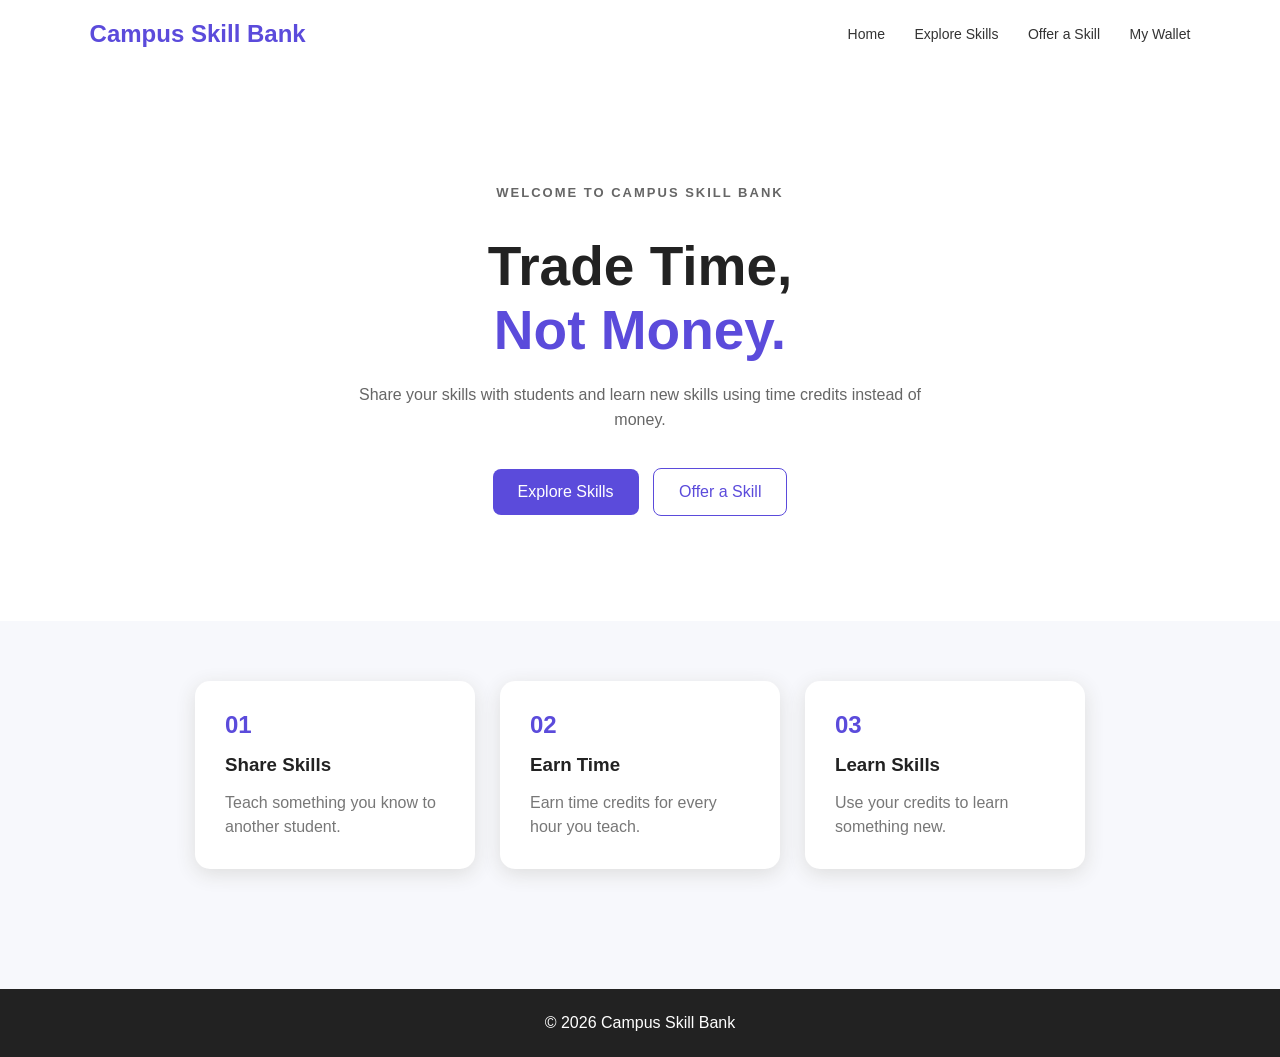
<file: campus skill bank/index.html>
<!DOCTYPE html>
<html>
<head>
    <title>Campus Skill Bank</title>
    <link rel="stylesheet" href="style.css">
</head>

<body>

<header>
    <h2>Campus Skill Bank</h2>

    <nav>
        <a href="index.html">Home</a>
        <a href="explore.html">Explore Skills</a>
        <a href="offer.html">Offer a Skill</a>
        <a href="wallet.html">My Wallet</a>
    </nav>
</header>

<section class="home">

    <p class="small-title">WELCOME TO CAMPUS SKILL BANK</p>

    <h1>
        Trade Time,<br>
        <span>Not Money.</span>
    </h1>

    <p>
        Share your skills with students and learn new skills
        using time credits instead of money.
    </p>

    <div>
        <a href="explore.html" class="button">Explore Skills</a>
        <a href="offer.html" class="button second">Offer a Skill</a>
    </div>

</section>

<section class="cards">

    <div class="card">
        <h2>01</h2>
        <h3>Share Skills</h3>
        <p>Teach something you know to another student.</p>
    </div>

    <div class="card">
        <h2>02</h2>
        <h3>Earn Time</h3>
        <p>Earn time credits for every hour you teach.</p>
    </div>

    <div class="card">
        <h2>03</h2>
        <h3>Learn Skills</h3>
        <p>Use your credits to learn something new.</p>
    </div>

</section>

<footer>
    <p>© 2026 Campus Skill Bank</p>
</footer>

</body>
</html>
</file>
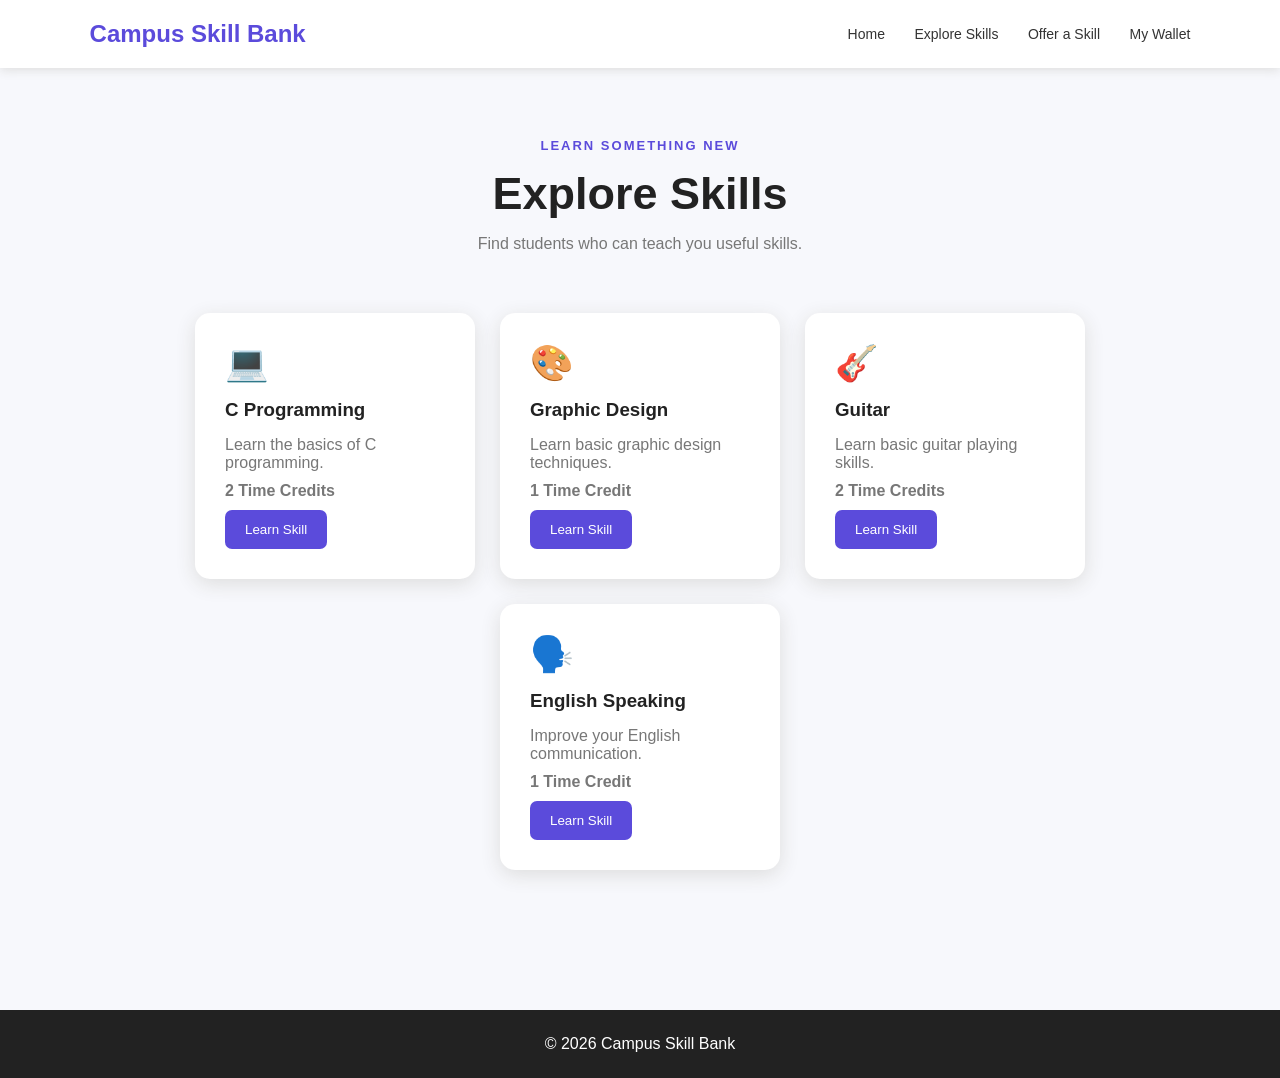
<file: campus skill bank/explore.html>
<!DOCTYPE html>
<html>
<head>
    <title>Explore Skills</title>
    <link rel="stylesheet" href="style.css">
</head>

<body>

<header>
    <h2>Campus Skill Bank</h2>

    <nav>
        <a href="index.html">Home</a>
        <a href="explore.html">Explore Skills</a>
        <a href="offer.html">Offer a Skill</a>
        <a href="wallet.html">My Wallet</a>
    </nav>
</header>

<section class="page-title">

    <p class="small-title">LEARN SOMETHING NEW</p>

    <h1>Explore Skills</h1>

    <p>
        Find students who can teach you useful skills.
    </p>

</section>

<section class="skill-container">

    <div class="skill-card">
        <h2>💻</h2>
        <h3>C Programming</h3>
        <p>Learn the basics of C programming.</p>
        <p><b>2 Time Credits</b></p>
        <button>Learn Skill</button>
    </div>

    <div class="skill-card">
        <h2>🎨</h2>
        <h3>Graphic Design</h3>
        <p>Learn basic graphic design techniques.</p>
        <p><b>1 Time Credit</b></p>
        <button>Learn Skill</button>
    </div>

    <div class="skill-card">
        <h2>🎸</h2>
        <h3>Guitar</h3>
        <p>Learn basic guitar playing skills.</p>
        <p><b>2 Time Credits</b></p>
        <button>Learn Skill</button>
    </div>

    <div class="skill-card">
        <h2>🗣️</h2>
        <h3>English Speaking</h3>
        <p>Improve your English communication.</p>
        <p><b>1 Time Credit</b></p>
        <button>Learn Skill</button>
    </div>

</section>

<footer>
    <p>© 2026 Campus Skill Bank</p>
</footer>

</body>
</html>
</file>
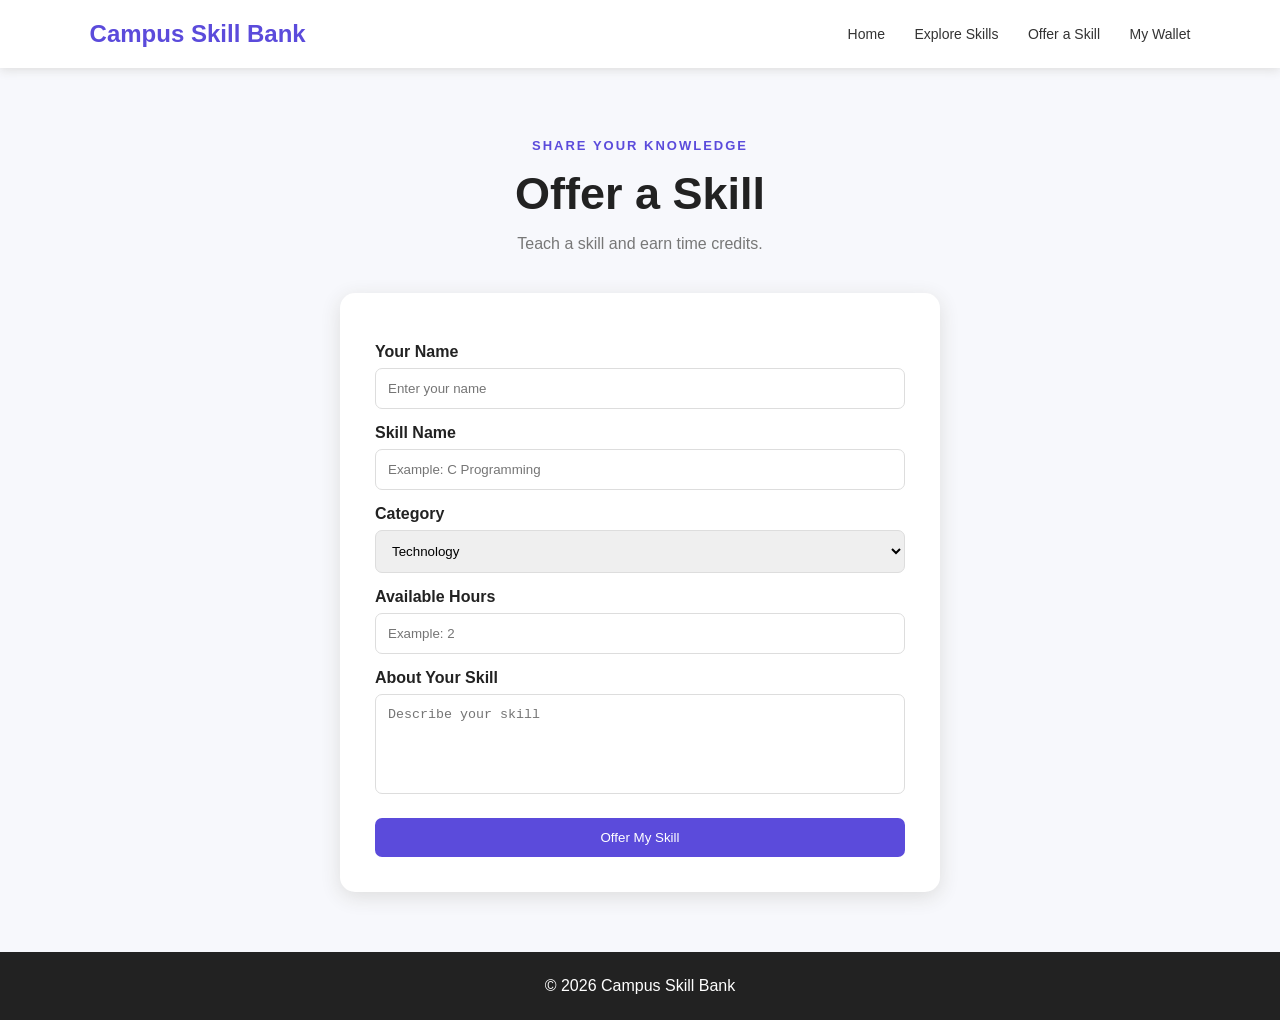
<file: campus skill bank/offer.html>
<!DOCTYPE html>
<html>
<head>
    <title>Offer a Skill</title>
    <link rel="stylesheet" href="style.css">
</head>

<body>

<header>
    <h2>Campus Skill Bank</h2>

    <nav>
        <a href="index.html">Home</a>
        <a href="explore.html">Explore Skills</a>
        <a href="offer.html">Offer a Skill</a>
        <a href="wallet.html">My Wallet</a>
    </nav>
</header>

<section class="page-title">

    <p class="small-title">SHARE YOUR KNOWLEDGE</p>

    <h1>Offer a Skill</h1>

    <p>
        Teach a skill and earn time credits.
    </p>

</section>

<section class="form-box">

    <form>

        <label>Your Name</label>
        <input type="text" placeholder="Enter your name">

        <label>Skill Name</label>
        <input type="text" placeholder="Example: C Programming">

        <label>Category</label>

        <select>
            <option>Technology</option>
            <option>Design</option>
            <option>Music</option>
            <option>Languages</option>
            <option>Academics</option>
        </select>

        <label>Available Hours</label>
        <input type="number" placeholder="Example: 2">

        <label>About Your Skill</label>
        <textarea placeholder="Describe your skill"></textarea>

        <button type="button">Offer My Skill</button>

    </form>

</section>

<footer>
    <p>© 2026 Campus Skill Bank</p>
</footer>

</body>
</html>
</file>
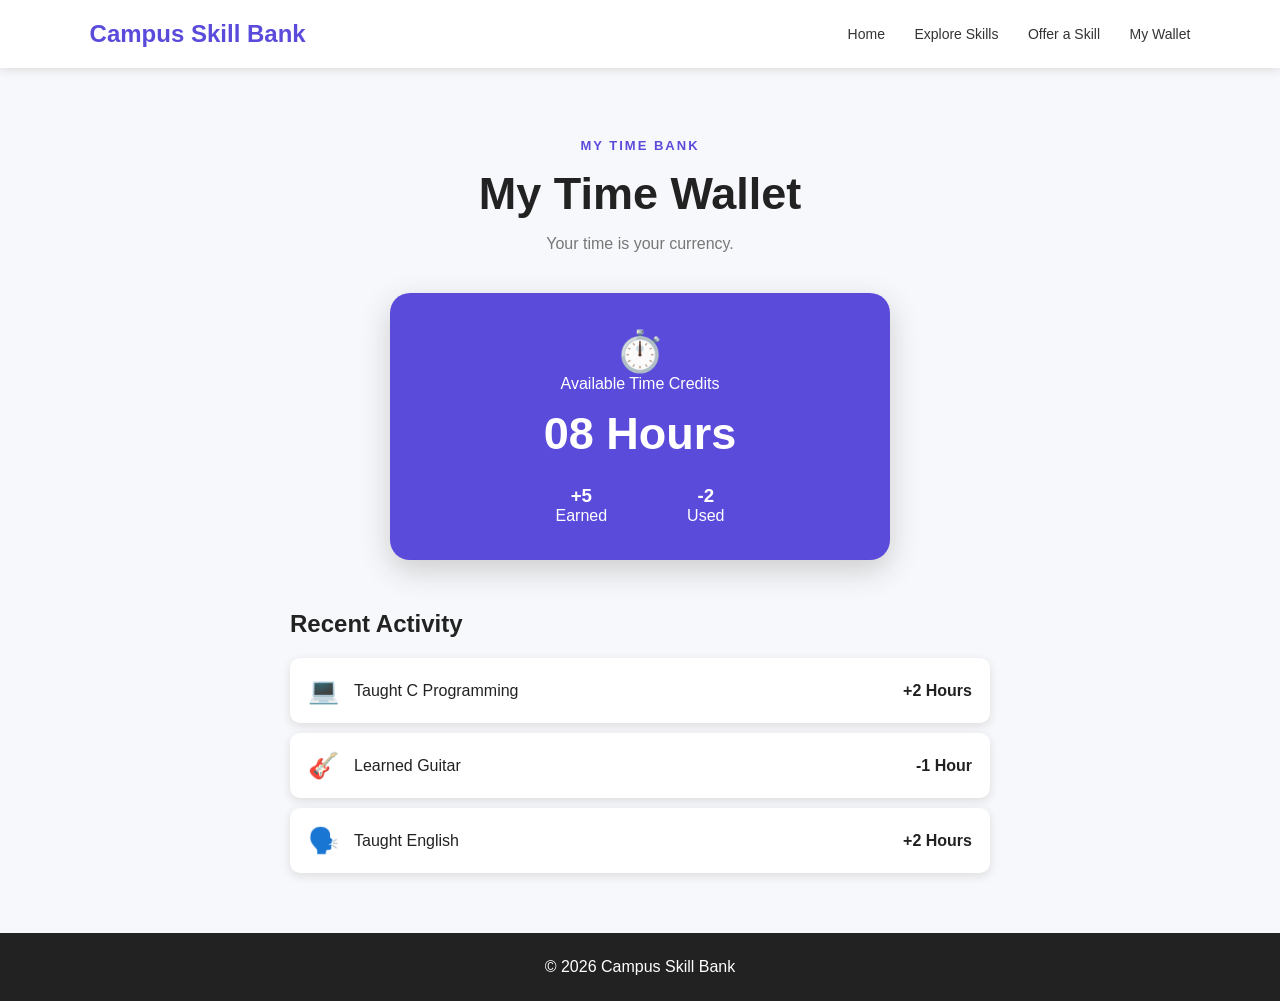
<file: campus skill bank/wallet.html>
<!DOCTYPE html>
<html>
<head>
    <title>My Time Wallet</title>
    <link rel="stylesheet" href="style.css">
</head>

<body>

<header>
    <h2>Campus Skill Bank</h2>

    <nav>
        <a href="index.html">Home</a>
        <a href="explore.html">Explore Skills</a>
        <a href="offer.html">Offer a Skill</a>
        <a href="wallet.html">My Wallet</a>
    </nav>
</header>

<section class="page-title">

    <p class="small-title">MY TIME BANK</p>

    <h1>My Time Wallet</h1>

    <p>Your time is your currency.</p>

</section>

<section class="wallet">

    <h2>⏱️</h2>

    <p>Available Time Credits</p>

    <h1>08 Hours</h1>

    <div class="wallet-info">

        <div>
            <h3>+5</h3>
            <p>Earned</p>
        </div>

        <div>
            <h3>-2</h3>
            <p>Used</p>
        </div>

    </div>

</section>

<section class="activity">

    <h2>Recent Activity</h2>

    <div class="activity-item">
        <span>💻</span>
        <p>Taught C Programming</p>
        <b>+2 Hours</b>
    </div>

    <div class="activity-item">
        <span>🎸</span>
        <p>Learned Guitar</p>
        <b>-1 Hour</b>
    </div>

    <div class="activity-item">
        <span>🗣️</span>
        <p>Taught English</p>
        <b>+2 Hours</b>
    </div>

</section>

<footer>
    <p>© 2026 Campus Skill Bank</p>
</footer>

</body>
</html>
</file>
<file: campus skill bank/style.css>
* {
    box-sizing: border-box;
    margin: 0;
    padding: 0;
}

body {
    font-family: Arial, sans-serif;
    background: #f7f8fc;
    color: #222;
}

/* HEADER */

header {
    background: white;
    padding: 20px 7%;
    display: flex;
    justify-content: space-between;
    align-items: center;
    box-shadow: 0 2px 10px #ddd;
}

header h2 {
    color: #5b4bdb;
}

nav a {
    text-decoration: none;
    color: #333;
    margin-left: 25px;
    font-size: 14px;
}

nav a:hover {
    color: #5b4bdb;
}

/* HOME */

.home {
    text-align: center;
    padding: 100px 20px;
    background: white;
}

.small-title {
    color: #5b4bdb;
    font-size: 13px;
    font-weight: bold;
    letter-spacing: 2px;
}

.home h1 {
    font-size: 55px;
    margin: 20px;
}

.home h1 span {
    color: #5b4bdb;
}

.home p {
    color: #666;
    max-width: 600px;
    margin: 15px auto 30px;
    line-height: 1.6;
}

.button {
    display: inline-block;
    text-decoration: none;
    background: #5b4bdb;
    color: white;
    padding: 14px 25px;
    border-radius: 8px;
    margin: 5px;
}

.second {
    background: white;
    color: #5b4bdb;
    border: 1px solid #5b4bdb;
}

/* HOME CARDS */

.cards {
    display: flex;
    justify-content: center;
    gap: 25px;
    padding: 60px 7%;
}

.card {
    background: white;
    width: 280px;
    padding: 30px;
    border-radius: 15px;
    box-shadow: 0 5px 20px #ddd;
}

.card h2 {
    color: #5b4bdb;
}

.card h3 {
    margin: 15px 0;
}

.card p {
    color: #777;
    line-height: 1.5;
}

/* PAGE TITLE */

.page-title {
    text-align: center;
    padding: 70px 20px 40px;
}

.page-title h1 {
    font-size: 45px;
    margin: 15px;
}

.page-title > p:last-child {
    color: #777;
}

/* SKILLS */

.skill-container {
    display: flex;
    flex-wrap: wrap;
    justify-content: center;
    gap: 25px;
    padding: 20px 7% 80px;
}

.skill-card {
    background: white;
    width: 280px;
    padding: 30px;
    border-radius: 15px;
    box-shadow: 0 5px 20px #ddd;
}

.skill-card h2 {
    font-size: 35px;
}

.skill-card h3 {
    margin: 15px 0;
}

.skill-card p {
    color: #777;
    margin: 10px 0;
}

.skill-card button,
.form-box button {
    background: #5b4bdb;
    color: white;
    border: none;
    padding: 12px 20px;
    border-radius: 7px;
    cursor: pointer;
}

/* FORM */

.form-box {
    background: white;
    width: 600px;
    max-width: 90%;
    margin: auto;
    padding: 35px;
    border-radius: 15px;
    box-shadow: 0 5px 20px #ddd;
}

.form-box label {
    display: block;
    margin: 15px 0 7px;
    font-weight: bold;
}

.form-box input,
.form-box select,
.form-box textarea {
    width: 100%;
    padding: 12px;
    border: 1px solid #ddd;
    border-radius: 7px;
}

.form-box textarea {
    height: 100px;
    resize: none;
}

.form-box button {
    width: 100%;
    margin-top: 20px;
}

/* WALLET */

.wallet {
    width: 500px;
    max-width: 90%;
    margin: auto;
    text-align: center;
    padding: 35px;
    background: #5b4bdb;
    color: white;
    border-radius: 20px;
    box-shadow: 0 10px 30px #ccc;
}

.wallet h2 {
    font-size: 40px;
}

.wallet h1 {
    font-size: 45px;
    margin: 15px;
}

.wallet-info {
    display: flex;
    justify-content: center;
    gap: 80px;
    margin-top: 25px;
}

.activity {
    width: 700px;
    max-width: 90%;
    margin: 50px auto;
}

.activity h2 {
    margin-bottom: 20px;
}

.activity-item {
    background: white;
    padding: 18px;
    margin: 10px 0;
    border-radius: 10px;
    display: flex;
    align-items: center;
    gap: 15px;
    box-shadow: 0 3px 10px #ddd;
}

.activity-item p {
    flex: 1;
}

.activity-item span {
    font-size: 25px;
}

/* FOOTER */

footer {
    text-align: center;
    background: #222;
    color: white;
    padding: 25px;
    margin-top: 60px;
}

/* MOBILE */

@media (max-width: 700px) {

    header {
        flex-direction: column;
        gap: 15px;
    }

    nav a {
        margin: 5px;
    }

    .home h1 {
        font-size: 40px;
    }

    .cards {
        flex-direction: column;
        align-items: center;
    }

    .wallet-info {
        gap: 40px;
    }
}
</file>
